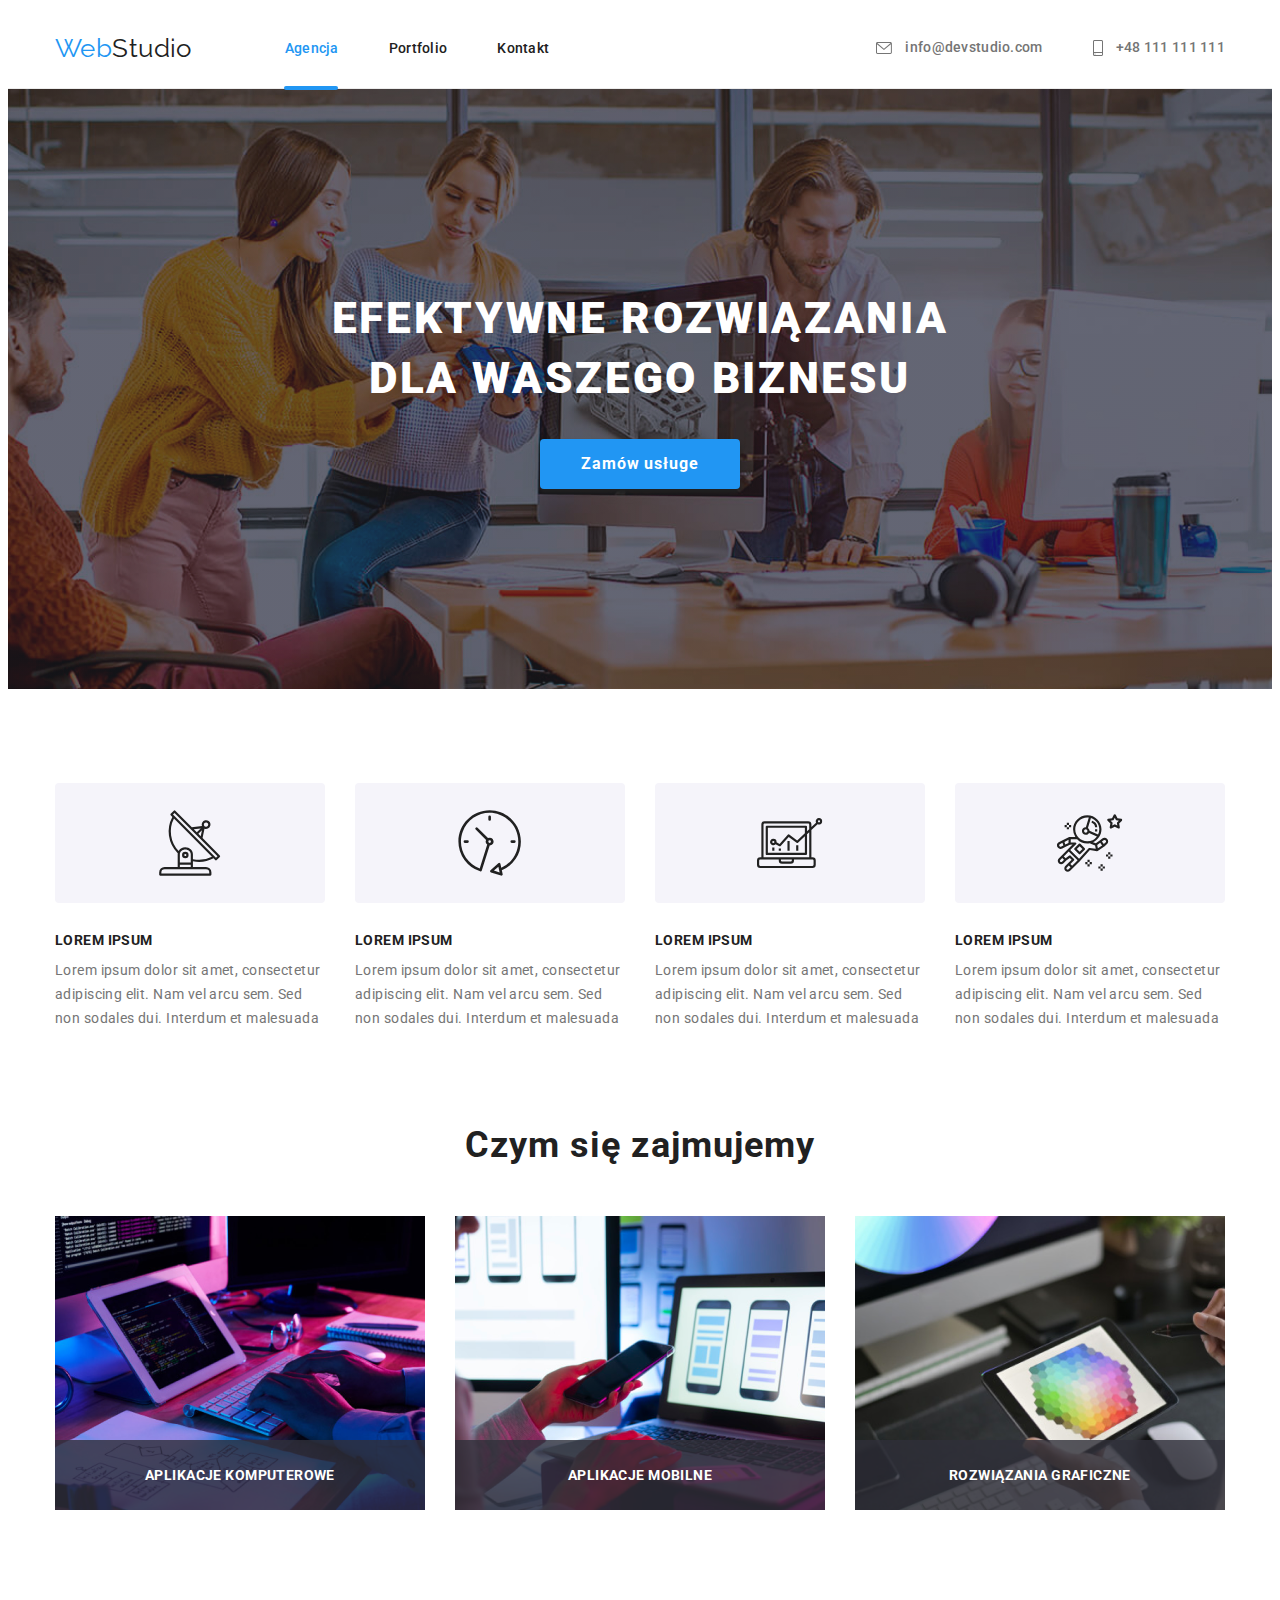
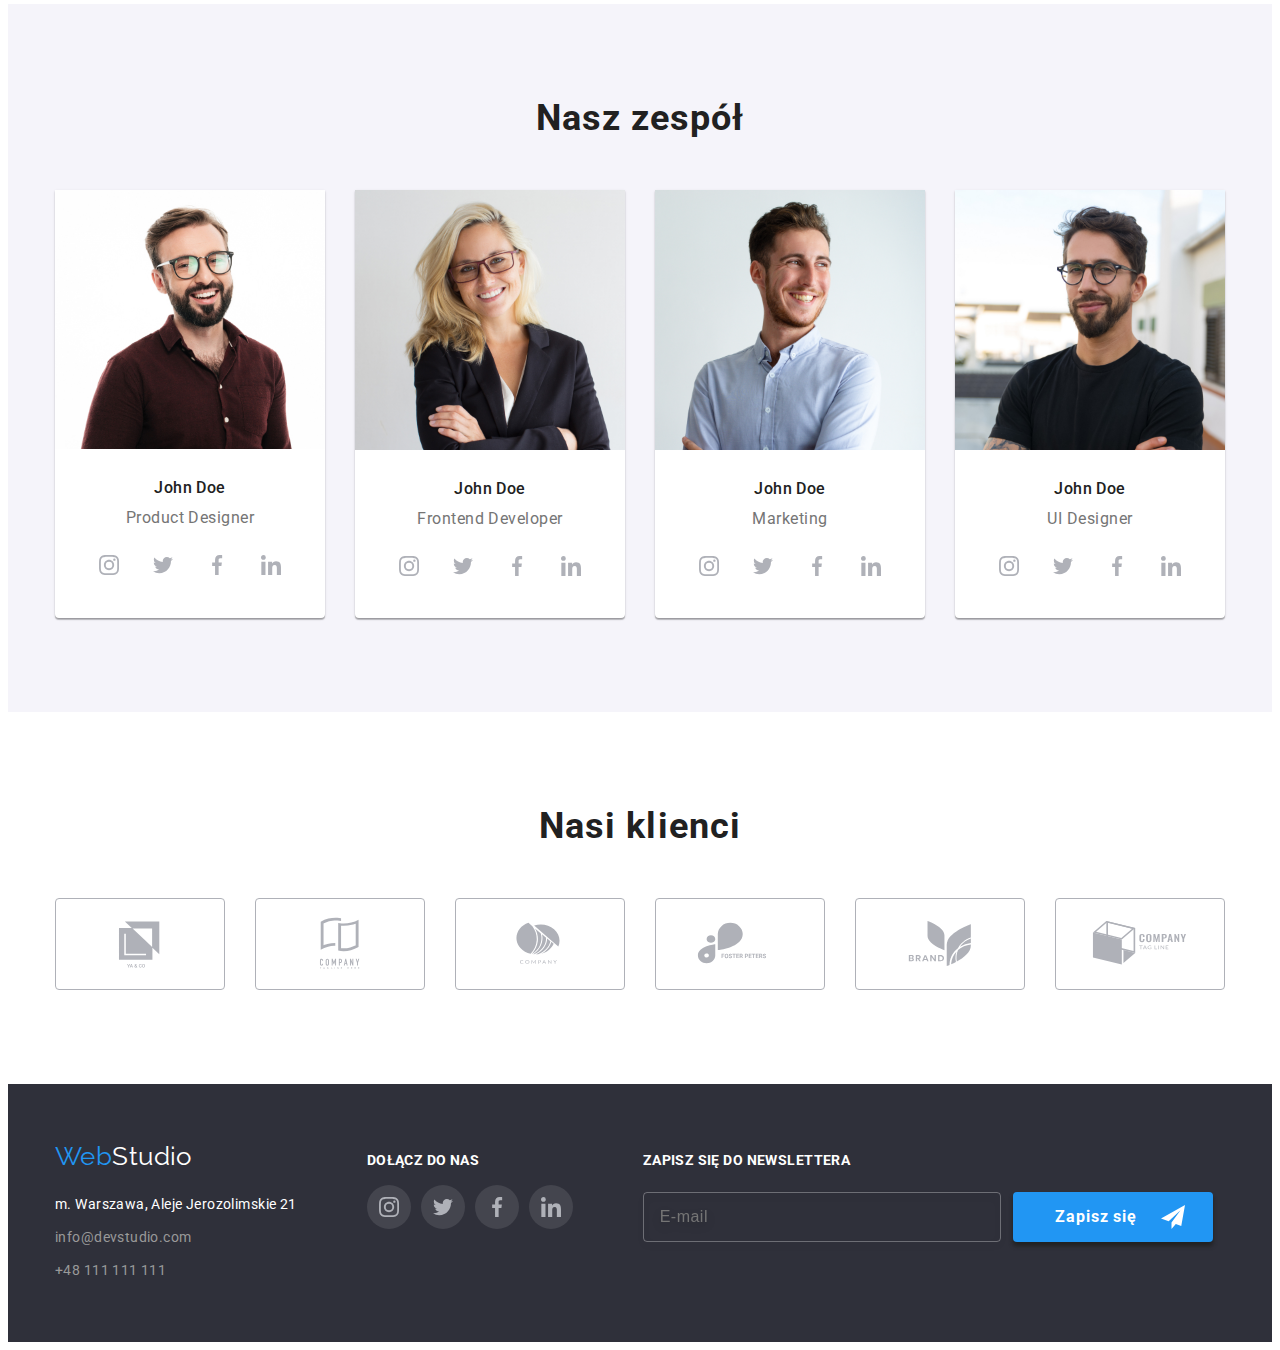
<file: index.html>
<!DOCTYPE html>
<html lang="en">
  <head>
    <meta charset="UTF-8" />
    <meta name="viewport" content="width=device-width, initial-scale=1.0" />
    <link
      rel="stylesheet"
      href="https://cdnjs.cloudflare.com/ajax/libs/modern-normalize/1.1.0/modern-normalize.min.css"
      integrity="sha512-wpPYUAdjBVSE4KJnH1VR1HeZfpl1ub8YT/NKx4PuQ5NmX2tKuGu6U/JRp5y+Y8XG2tV+wKQpNHVUX03MfMFn9Q=="
      crossorigin="anonymous"
      referrerpolicy="no-referrer"
    />
    <link rel="preconnect" href="https://fonts.googleapis.com" />
    <link rel="preconnect" href="https://fonts.gstatic.com" crossorigin />
    <link
      href="https://fonts.googleapis.com/css2?family=Raleway:wght@700&family=Roboto:wght@400;500;700;900&display=swap"
      rel="stylesheet"
    />

    <title>Zadanie domowe №7</title>
    <link rel="stylesheet" href="./css/main.min.css" />
  </head>
  <body>
    <header class="header">
      <div class="container header__helper">
        <nav class="header__nav">
          <a href="index.html" class="logo-WS"><span class="logo-blue">Web</span>Studio</a>
          <ul class="header_list">
            <li><a class="header__link current" href="index.html">Agencja</a></li>
            <li><a class="header__link" href="portfolio.html">Portfolio</a></li>
            <li><a class="header__link" href="#">Kontakt</a></li>
          </ul>
        </nav>
        <div class="header__contact">
          <a class="header__link header__contact-link" href="mailto:info@devstudio.com">
            <svg class="header__contact-icon" width="16" height="12">
              <use href="images/icons.svg#icon-envelope"></use>
            </svg>
            info@devstudio.com
          </a>
          <a class="header__link header__contact-link" href="tel:+48111111111">
            <svg class="header__contact-icon" width="10" height="16">
              <use href="images/icons.svg#icon-smartphone"></use>
            </svg>
            +48 111 111 111</a
          >
        </div>
      </div>
    </header>
    <main>
      <section class="section title-section__bgd-image">
        <div class="container">
          <h1 class="title-section__title">EFEKTYWNE ROZWIĄZANIA DLA WASZEGO BIZNESU</h1>
          <button type="button" class="btn" data-modal-open>Zamów usługe</button>
        </div>
      </section>

      <section class="Our-Advantages section">
        <div class="container">
          <h2 class="Our-Advantages__title">Nasze atuty</h2>
          <ul class="Our-Advantages__ul">
            <li class="Our-Advantages__list">
              <div class="Our-Advantages__icons">
                <svg width="65.32" height="70">
                  <use href="images/icons.svg#icon-antenna-1"></use>
                </svg>
              </div>
              <h3 class="Our-Advantages__box-title">LOREM IPSUM</h3>
              <p>
                Lorem ipsum dolor sit amet, consectetur adipiscing elit. Nam vel arcu sem. Sed non
                sodales dui. Interdum et malesuada
              </p>
            </li>
            <li class="Our-Advantages__list">
              <div class="Our-Advantages__icons">
                <svg width="65.32" height="70">
                  <use href="images/icons.svg#icon-clock-1"></use>
                </svg>
              </div>
              <h3 class="Our-Advantages__box-title">LOREM IPSUM</h3>
              <p>
                Lorem ipsum dolor sit amet, consectetur adipiscing elit. Nam vel arcu sem. Sed non
                sodales dui. Interdum et malesuada
              </p>
            </li>
            <li class="Our-Advantages__list">
              <div class="Our-Advantages__icons">
                <svg width="65.32" height="70">
                  <use href="images/icons.svg#icon-diagram-1"></use>
                </svg>
              </div>
              <h3 class="Our-Advantages__box-title">LOREM IPSUM</h3>
              <p>
                Lorem ipsum dolor sit amet, consectetur adipiscing elit. Nam vel arcu sem. Sed non
                sodales dui. Interdum et malesuada
              </p>
            </li>
            <li class="Our-Advantages__list">
              <div class="Our-Advantages__icons">
                <svg width="65.32" height="70">
                  <use href="images/icons.svg#icon-astronaut-1"></use>
                </svg>
              </div>
              <h3 class="Our-Advantages__box-title">LOREM IPSUM</h3>
              <p>
                Lorem ipsum dolor sit amet, consectetur adipiscing elit. Nam vel arcu sem. Sed non
                sodales dui. Interdum et malesuada
              </p>
            </li>
          </ul>
        </div>
      </section>
      <section class="what-we-do section">
        <div class="container">
          <h2 class="what-we-do__title">Czym się zajmujemy</h2>
          <ul class="what-we-do__ul">
            <li class="what-we-do__list">
              <div class="what-we-do__box">
                <img src="images/wht_w_d_1.jpg" alt="Praca pszy komputerze" />
                <p class="what-we-do__p {">APLIKACJE KOMPUTEROWE</p>
              </div>
            </li>
            <li class="what-we-do__list">
              <div class="what-we-do__box">
                <img src="images/wht_w_d_2.jpg" alt="Praca pszy Telefonie" />
                <p class="what-we-do__p {">APLIKACJE MOBILNE</p>
              </div>
            </li>
            <li class="what-we-do__list">
              <div class="what-we-do__box">
                <img src="images/wht_w_d_3.jpg" alt="Praca pszy tablecie" />
                <p class="what-we-do__p">ROZWIĄZANIA GRAFICZNE</p>
              </div>
            </li>
          </ul>
        </div>
      </section>
      <section class="our-team section">
        <div class="container">
          <h2 class="our-team__title">Nasz zespół</h2>
          <ul class="our-team__ul">
            <li class="our-team__list">
              <img src="images/worker_1.jpg" alt="John Doe" width="270" height="260" />
              <div class="our-team__information">
                <h3 class="our-team__name">John Doe</h3>
                <p class="our-team__job-position">Product Designer</p>
                <ul class="social-media-box">
                  <li>
                    <a href="#" class="social-media"
                      ><svg width="20" height="20">
                        <use href="images/icons.svg#icon-instagram-2"></use></svg
                    ></a>
                  </li>
                  <li>
                    <a href="#" class="social-media"
                      ><svg width="20" height="20">
                        <use href="images/icons.svg#icon-twitter-1"></use></svg
                    ></a>
                  </li>
                  <li>
                    <a href="#" class="social-media"
                      ><svg width="20" height="20">
                        <use href="images/icons.svg#icon-facebook-1"></use></svg
                    ></a>
                  </li>
                  <li>
                    <a href="#" class="social-media"
                      ><svg width="20" height="20">
                        <use href="images/icons.svg#icon-linkedin-1"></use></svg
                    ></a>
                  </li>
                </ul>
              </div>
            </li>
            <li class="our-team__list">
              <img src="images/worker_2.jpg" alt="John Doe" width="270" height="260" />
              <div class="our-team__information">
                <h3 class="our-team__name">John Doe</h3>
                <p class="our-team__job-position">Frontend Developer</p>
                <ul class="social-media-box">
                  <li>
                    <a href="#" class="social-media"
                      ><svg width="20" height="20">
                        <use href="images/icons.svg#icon-instagram-2"></use></svg
                    ></a>
                  </li>
                  <li>
                    <a href="#" class="social-media"
                      ><svg width="20" height="20">
                        <use href="images/icons.svg#icon-twitter-1"></use></svg
                    ></a>
                  </li>
                  <li>
                    <a href="#" class="social-media"
                      ><svg width="20" height="20">
                        <use href="images/icons.svg#icon-facebook-1"></use></svg
                    ></a>
                  </li>
                  <li>
                    <a href="#" class="social-media"
                      ><svg width="20" height="20">
                        <use href="images/icons.svg#icon-linkedin-1"></use></svg
                    ></a>
                  </li>
                </ul>
              </div>
            </li>
            <li class="our-team__list">
              <img src="images/worker_3.jpg" alt="John Doe" width="270" height="260" />
              <div class="our-team__information">
                <h3 class="our-team__name">John Doe</h3>
                <p class="our-team__job-position">Marketing</p>
                <ul class="social-media-box">
                  <li>
                    <a href="#" class="social-media"
                      ><svg width="20" height="20">
                        <use href="images/icons.svg#icon-instagram-2"></use></svg
                    ></a>
                  </li>
                  <li>
                    <a href="#" class="social-media"
                      ><svg width="20" height="20">
                        <use href="images/icons.svg#icon-twitter-1"></use></svg
                    ></a>
                  </li>
                  <li>
                    <a href="#" class="social-media"
                      ><svg width="20" height="20">
                        <use href="images/icons.svg#icon-facebook-1"></use></svg
                    ></a>
                  </li>
                  <li>
                    <a href="#" class="social-media"
                      ><svg width="20" height="20">
                        <use href="images/icons.svg#icon-linkedin-1"></use></svg
                    ></a>
                  </li>
                </ul>
              </div>
            </li>
            <li class="our-team__list">
              <img src="images/worker_4.jpg" alt="John Doe" width="270" height="260" />
              <div class="our-team__information">
                <h3 class="our-team__name">John Doe</h3>
                <p class="our-team__job-position">UI Designer</p>
                <ul class="social-media-box">
                  <li>
                    <a href="#" class="social-media"
                      ><svg width="20" height="20">
                        <use href="images/icons.svg#icon-instagram-2"></use></svg
                    ></a>
                  </li>
                  <li>
                    <a href="#" class="social-media"
                      ><svg width="20" height="20">
                        <use href="images/icons.svg#icon-twitter-1"></use></svg
                    ></a>
                  </li>
                  <li>
                    <a href="#" class="social-media"
                      ><svg width="20" height="20">
                        <use href="images/icons.svg#icon-facebook-1"></use></svg
                    ></a>
                  </li>
                  <li>
                    <a href="#" class="social-media"
                      ><svg width="20" height="20">
                        <use href="images/icons.svg#icon-linkedin-1"></use></svg
                    ></a>
                  </li>
                </ul>
              </div>
            </li>
          </ul>
        </div>
      </section>

      <section class="aur-clients section">
        <div class="container">
          <h2 class="our-team__title">Nasi klienci</h2>
          <ul class="aur-clients__ul">
            <li>
              <a href="#" class="aur-clients__svg">
                <svg width="106" height="60">
                  <use href="images/icons.svg#icon-Logo"></use>
                </svg>
              </a>
            </li>
            <li class="aur_clients-li">
              <a href="#" class="aur-clients__svg">
                <svg width="106" height="60">
                  <use href="images/icons.svg#icon-Logo-1"></use>
                </svg>
              </a>
            </li>
            <li>
              <a href="#" class="aur-clients__svg">
                <svg width="106" height="60">
                  <use href="images/icons.svg#icon-Logo-2"></use>
                </svg>
              </a>
            </li>
            <li>
              <a href="#" class="aur-clients__svg">
                <svg width="106" height="60">
                  <use href="images/icons.svg#icon-Logo-5"></use>
                </svg>
              </a>
            </li>
            <li>
              <a href="#" class="aur-clients__svg">
                <svg width="106" height="60">
                  <use href="images/icons.svg#icon-Logo-3"></use>
                </svg>
              </a>
            </li>
            <li>
              <a href="#" class="aur-clients__svg">
                <svg width="106" height="60">
                  <use href="images/icons.svg#icon-Logo-4"></use>
                </svg>
              </a>
            </li>
          </ul>
        </div>
      </section>
    </main>
    <footer class="footer">
      <div class="footer__contact container">
        <div>
          <a href="index.html" class="logo-WS logo-WS-white"
            ><span class="logo-blue">Web</span>Studio</a
          >
          <address>
            <ul>
              <li class="address__items">
                <a class="address__map" href="https://goo.gl/maps/nUJ5Fd3hbuF8FEqy5"
                  >m. Warszawa, Aleje Jerozolimskie 21</a
                >
              </li>
              <li class="address__items">
                <a class="contact__info" href="mailto:info@devstudio.com">info@devstudio.com</a>
              </li>
              <li class="address__items">
                <a class="contact__info" href="tel:+48111111111">+48 111 111 111</a>
              </li>
            </ul>
          </address>
        </div>
        <div>
          <h3 class="join-us__title">DOŁĄCZ DO NAS</h3>
          <ul class="social-media-box">
            <li>
              <a href="#" class="social-media social-media__footer_bg"
                ><svg width="20" height="20">
                  <use href="./images/icons.svg#icon-instagram-2"></use></svg
              ></a>
            </li>
            <li>
              <a href="#" class="social-media social-media__footer_bg"
                ><svg width="20" height="20">
                  <use href="images/icons.svg#icon-twitter-1"></use></svg
              ></a>
            </li>
            <li>
              <a href="#" class="social-media social-media__footer_bg"
                ><svg width="20" height="20">
                  <use href="images/icons.svg#icon-facebook-1"></use></svg
              ></a>
            </li>
            <li>
              <a href="#" class="social-media social-media__footer_bg"
                ><svg width="20" height="20">
                  <use href="images/icons.svg#icon-linkedin-1"></use></svg
              ></a>
            </li>
          </ul>
        </div>
        <form class="newsletter">
          <label for="newsletter-email" class="newsletter__title">ZAPISZ SIĘ DO NEWSLETTERA</label>
          <div class="newsletter__part">
            <input
              type="email"
              name="newsletter"
              id="newsletter-email"
              placeholder="E-mail"
              class="newsletter__input"
            />
            <button type="submit" class="btn newsletter-btn">Zapisz się</button>
            <svg class="newsletter_svg" width="24" height="24">
              <use href="images/icons.svg#icon-icon-send" style="fill: currentColor"></use>
            </svg>
          </div>
        </form>
      </div>
    </footer>
    <div class="backdrop is-hidden" data-modal>
      <div class="modal">
        <button type="button" class="close-btn" data-modal-close>
          <svg width="11" height="11">
            <use href="images/icons.svg#icon-close-black-18dp-2-1-1"></use>
          </svg>
        </button>
        <form class="order-form">
          <p class="order-form__title">Zostaw swoje dane w formularzu poniżej</p>
          <label for="user-name" class="order-form__label"
            >Imię<input type="text" id="user-name" class="order-form_input" />
            <svg class="order-form__svg" width="18" height="18">
              <use href="images/icons.svg#icon-person-black-18dp-1-1"></use></svg
          ></label>
          <label for="user_phone" class="order-form__label"
            >Telefon
            <input type="text" id="user_phone" class="order-form_input" />
            <svg class="order-form__svg" width="18" height="18">
              <use href="images/icons.svg#icon-phone-black-18dp-1"></use></svg
          ></label>
          <label for="user-email" class="order-form__label"
            >Email
            <input type="text" id="user-email" class="order-form_input" />
            <svg class="order-form__svg" width="18" height="18">
              <use href="images/icons.svg#icon-email-black-18dp-1"></use></svg
          ></label>

          <label class="order-form__label">Komentarz</label>
          <textarea
            name="coment"
            class="order-form__textarea"
            placeholder="Wprowadź tekst"
          ></textarea>

          <label class="recaptcha">
            <input type="checkbox" name="acceptation" />
            Oświadczam, iż akceptuję
            <a class="statute" href="#"> Regulamin</a> i
            <a class="statute" href="#"> Politykę Prywatności. </a>
          </label>
          <button type="submit" class="btn order-form__btn">Wyślij</button>
        </form>
      </div>
    </div>
    <script src="./js/modal.js"></script>
  </body>
</html>
</file>
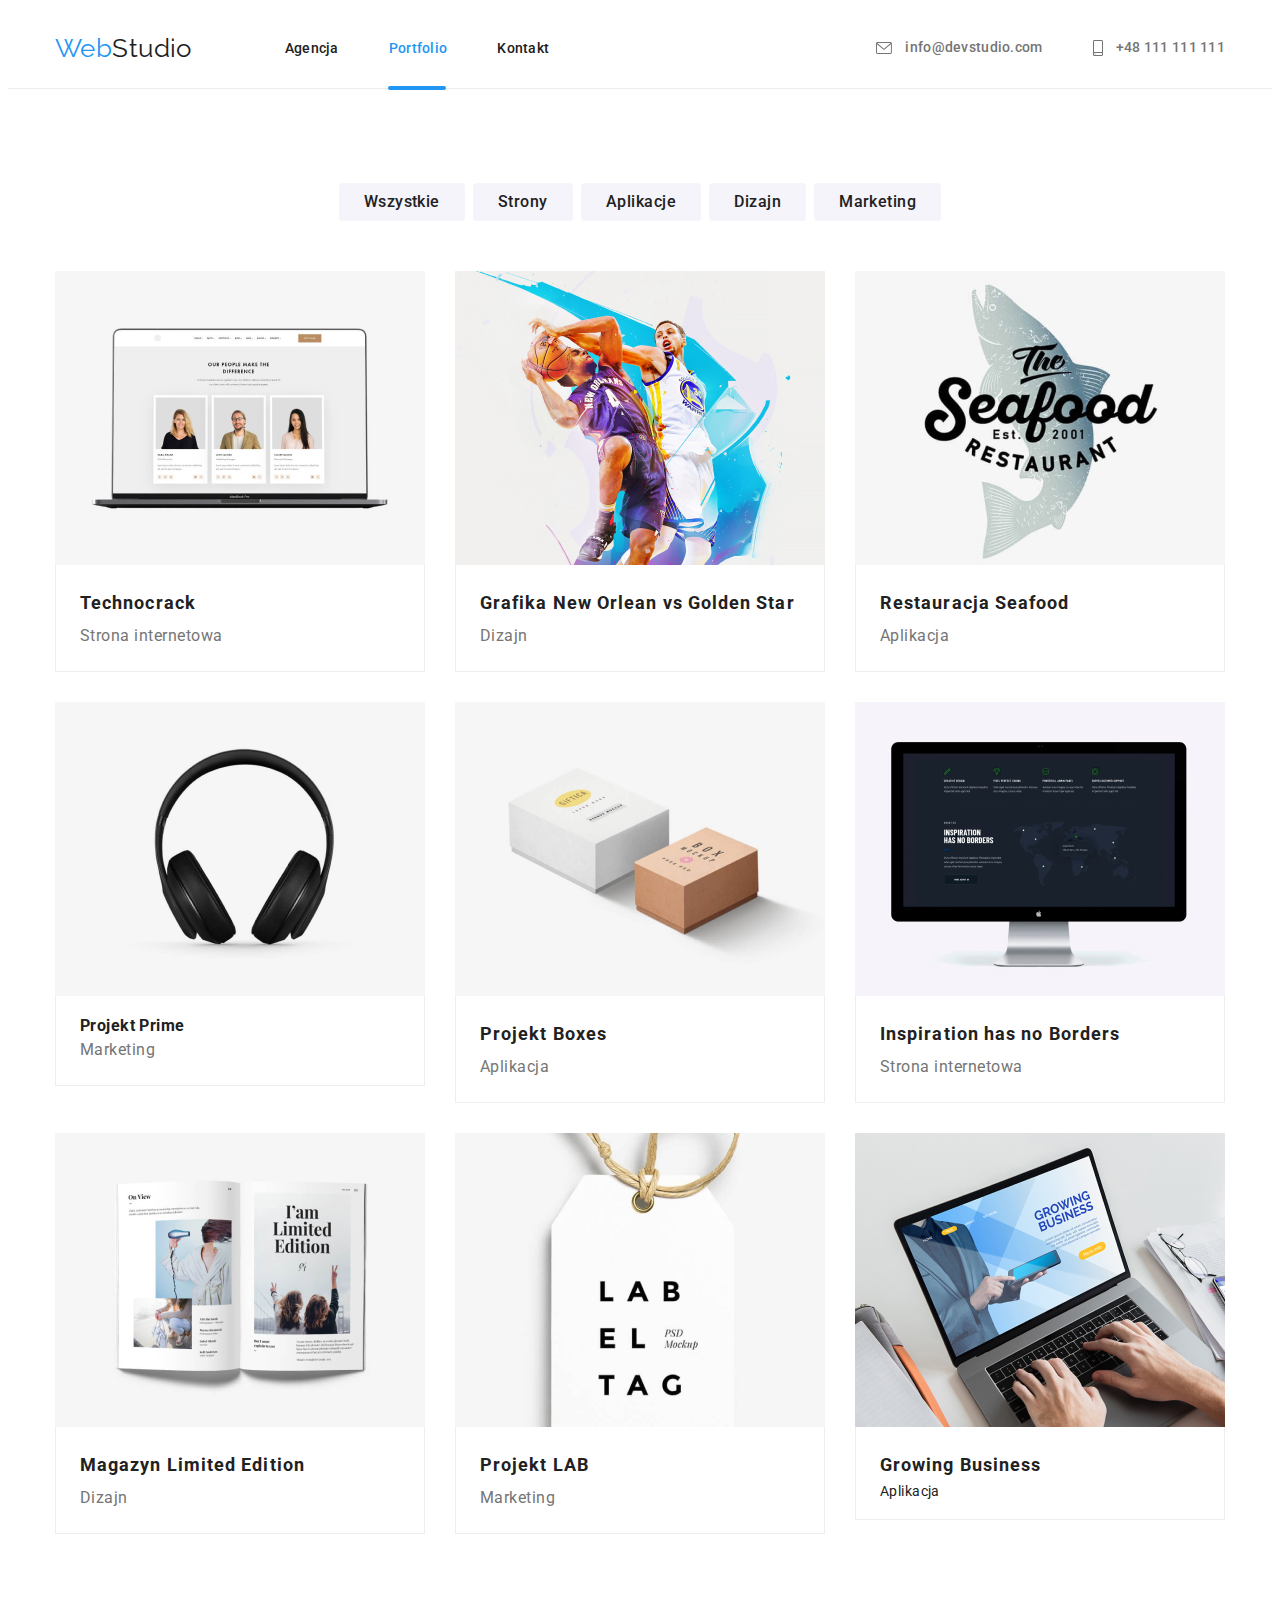
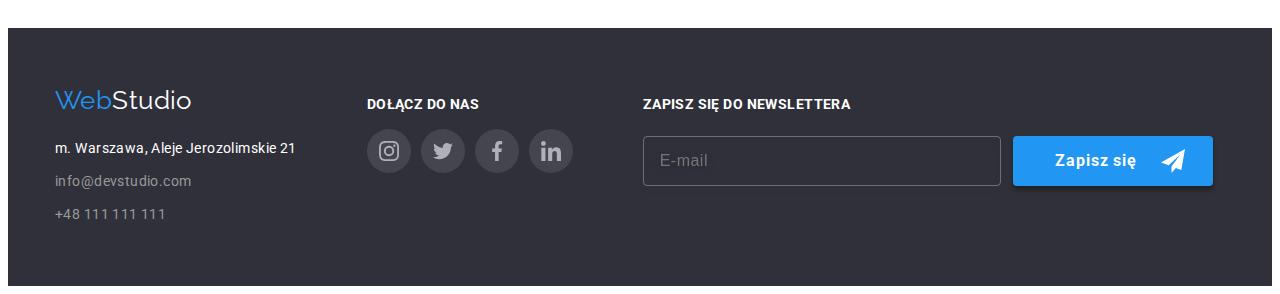
<file: portfolio.html>
<!DOCTYPE html>
<html lang="en">
  <head>
    <meta charset="UTF-8" />
    <meta name="viewport" content="width=device-width, initial-scale=1.0" />
    <link
      rel="stylesheet"
      href="https://cdnjs.cloudflare.com/ajax/libs/modern-normalize/1.1.0/modern-normalize.min.css"
      integrity="sha512-wpPYUAdjBVSE4KJnH1VR1HeZfpl1ub8YT/NKx4PuQ5NmX2tKuGu6U/JRp5y+Y8XG2tV+wKQpNHVUX03MfMFn9Q=="
      crossorigin="anonymous"
      referrerpolicy="no-referrer"
    />
    <link rel="preconnect" href="https://fonts.googleapis.com" />
    <link rel="preconnect" href="https://fonts.gstatic.com" crossorigin />
    <link
      href="https://fonts.googleapis.com/css2?family=Raleway:wght@700&family=Roboto:wght@400;500;700;900&display=swap"
      rel="stylesheet"
    />

    <title>Zadanie domowe №7</title>
    <link rel="stylesheet" href="./css/main.min.css" />
  </head>
  <body>
    <header class="header">
      <div class="container header__helper">
        <nav class="header__nav">
          <a href="index.html" class="logo-WS"><span class="logo-blue">Web</span>Studio</a>
          <ul class="header_list">
            <li><a class="header__link" href="index.html">Agencja</a></li>
            <li><a class="header__link current" href="portfolio.html">Portfolio</a></li>
            <li><a class="header__link" href="#">Kontakt</a></li>
          </ul>
        </nav>
        <div class="header__contact">
          <a class="header__link header__contact-link" href="mailto:info@devstudio.com">
            <svg class="header__contact-icon" width="16" height="12">
              <use href="images/icons.svg#icon-envelope"></use>
            </svg>
            info@devstudio.com
          </a>
          <a class="header__link header__contact-link" href="tel:+48111111111">
            <svg class="header__contact-icon" width="10" height="16">
              <use href="images/icons.svg#icon-smartphone"></use>
            </svg>
            +48 111 111 111
          </a>
        </div>
      </div>
    </header>
    <main>
      <section class="portfolio section">
        <div class="container">
          <h1 class="portfolio__title">Something to hide</h1>
          <ul class="portfolio-btn">
            <li class="portfolio-btn__list">
              <button class="portfolio-btn__title portfolio-shadow" type="button ">
                Wszystkie
              </button>
            </li>
            <li class="portfolio-btn__list">
              <button class="portfolio-btn__title portfolio-shadow" type="button">Strony</button>
            </li>
            <li class="portfolio-btn__list">
              <button class="portfolio-btn__title portfolio-shadow" type="button">Aplikacje</button>
            </li>
            <li class="portfolio-btn__list">
              <button class="portfolio-btn__title portfolio-shadow" type="button">Dizajn</button>
            </li>
            <li class="portfolio-btn__list">
              <button class="portfolio-btn__title portfolio-shadow" type="button">Marketing</button>
            </li>
          </ul>
          <ul class="portfolio-gallery">
            <li class="portfolio-collage">
              <a class="portfolio-shadow" href="#">
                <div class="portfolio-collage__overlay-hidden">
                  <img
                    class="portfolio-collage__img"
                    src="images/technocrack.jpg"
                    alt="technocrack"
                  />
                  <div class="portfolio-collage__overlay">
                    <p class="portfolio-collage__hidden-text">
                      Technocrack jest popularną platformą wykorzystywaną do rozpowszechniania
                      koronawirusa. Firmy wykorzystują tę platformę do celów szpiegowskich i ataków
                      na niezabezpieczone serwery konkurencji
                    </p>
                  </div>
                </div>
                <div class="portfolio-collage__text-box">
                  <h3 class="portfolio-collage__title">Technocrack</h3>
                  <p class="portfolio-collage__subtitle">Strona internetowa</p>
                </div>
              </a>
            </li>
            <li class="portfolio-collage">
              <a class="portfolio-shadow" href="#">
                <div class="portfolio-collage__overlay-hidden">
                  <img
                    class="portfolio-collage__img"
                    src="images/GNOvsGS.jpg"
                    alt="Grafika New Orlean vs Golden Star"
                  />
                  <div class="portfolio-collage__overlay">
                    <p class="portfolio-collage__hidden-text">
                      Technocrack jest popularną platformą wykorzystywaną do rozpowszechniania
                      koronawirusa. Firmy wykorzystują tę platformę do celów szpiegowskich i ataków
                      na niezabezpieczone serwery konkurencji
                    </p>
                  </div>
                </div>
                <div class="portfolio-collage__text-box">
                  <h3 class="portfolio-collage__title">Grafika New Orlean vs Golden Star</h3>
                  <p class="portfolio-collage__subtitle">Dizajn</p>
                </div>
              </a>
            </li>
            <li class="portfolio-collage">
              <a class="portfolio-shadow" href="#">
                <div class="portfolio-collage__overlay-hidden">
                  <img
                    class="portfolio-collage__img"
                    src="images/restauracja_seafood.jpg"
                    alt="Restauracja Seafood"
                  />
                  <div class="portfolio-collage__overlay">
                    <p class="portfolio-collage__hidden-text">
                      Technocrack jest popularną platformą wykorzystywaną do rozpowszechniania
                      koronawirusa. Firmy wykorzystują tę platformę do celów szpiegowskich i ataków
                      na niezabezpieczone serwery konkurencji
                    </p>
                  </div>
                </div>
                <div class="portfolio-collage__text-box">
                  <h3 class="portfolio-collage__title">Restauracja Seafood</h3>
                  <p class="portfolio-collage__subtitle">Aplikacja</p>
                </div>
              </a>
            </li>
            <li class="portfolio-collage">
              <a class="portfolio-shadow" href="#">
                <div class="portfolio-collage__overlay-hidden">
                  <img
                    class="portfolio-collage__img"
                    src="images/projekt_prime.jpg"
                    alt="Projekt Prime"
                  />
                  <div class="portfolio-collage__overlay">
                    <p class="portfolio-collage__hidden-text">
                      Technocrack jest popularną platformą wykorzystywaną do rozpowszechniania
                      koronawirusa. Firmy wykorzystują tę platformę do celów szpiegowskich i ataków
                      na niezabezpieczone serwery konkurencji
                    </p>
                  </div>
                </div>
                <div class="portfolio-collage__text-box">
                  <h3 class="portfolio-collage__title3">Projekt Prime</h3>
                  <p class="portfolio-collage__subtitle">Marketing</p>
                </div>
              </a>
            </li>
            <li class="portfolio-collage">
              <a class="portfolio-shadow" href="#">
                <div class="portfolio-collage__overlay-hidden">
                  <img
                    class="portfolio-collage__img"
                    src="images/projekt_boxes.jpg"
                    alt="Projekt Boxes"
                  />
                  <div class="portfolio-collage__overlay">
                    <p class="portfolio-collage__hidden-text">
                      Technocrack jest popularną platformą wykorzystywaną do rozpowszechniania
                      koronawirusa. Firmy wykorzystują tę platformę do celów szpiegowskich i ataków
                      na niezabezpieczone serwery konkurencji
                    </p>
                  </div>
                </div>
                <div class="portfolio-collage__text-box">
                  <h3 class="portfolio-collage__title">Projekt Boxes</h3>
                  <p class="portfolio-collage__subtitle">Aplikacja</p>
                </div>
              </a>
            </li>
            <li class="portfolio-collage">
              <a class="portfolio-shadow" href="#">
                <div class="portfolio-collage__overlay-hidden">
                  <img
                    class="portfolio-collage__img"
                    src="images/IHN_borders.jpg"
                    alt="Inspiration has no Borders"
                  />
                  <div class="portfolio-collage__overlay">
                    <p class="portfolio-collage__hidden-text">
                      Technocrack jest popularną platformą wykorzystywaną do rozpowszechniania
                      koronawirusa. Firmy wykorzystują tę platformę do celów szpiegowskich i ataków
                      na niezabezpieczone serwery konkurencji
                    </p>
                  </div>
                </div>
                <div class="portfolio-collage__text-box">
                  <h3 class="portfolio-collage__title">Inspiration has no Borders</h3>
                  <p class="portfolio-collage__subtitle">Strona internetowa</p>
                </div>
              </a>
            </li>
            <li class="portfolio-collage">
              <a class="portfolio-shadow" href="#">
                <div class="portfolio-collage__overlay-hidden">
                  <img
                    class="portfolio-collage__img"
                    src="images/limited_edition.jpg"
                    alt="Magazyn Limited Edition"
                  />
                  <div class="portfolio-collage__overlay">
                    <p class="portfolio-collage__hidden-text">
                      Technocrack jest popularną platformą wykorzystywaną do rozpowszechniania
                      koronawirusa. Firmy wykorzystują tę platformę do celów szpiegowskich i ataków
                      na niezabezpieczone serwery konkurencji
                    </p>
                  </div>
                </div>
                <div class="portfolio-collage__text-box">
                  <h3 class="portfolio-collage__title">Magazyn Limited Edition</h3>
                  <p class="portfolio-collage__subtitle">Dizajn</p>
                </div>
              </a>
            </li>
            <li class="portfolio-collage">
              <a class="portfolio-shadow" href="#">
                <div class="portfolio-collage__overlay-hidden">
                  <img
                    class="portfolio-collage__img"
                    src="images/projekt_LAB.jpg"
                    alt="Projekt LAB"
                  />
                  <div class="portfolio-collage__overlay">
                    <p class="portfolio-collage__hidden-text">
                      Technocrack jest popularną platformą wykorzystywaną do rozpowszechniania
                      koronawirusa. Firmy wykorzystują tę platformę do celów szpiegowskich i ataków
                      na niezabezpieczone serwery konkurencji
                    </p>
                  </div>
                </div>
                <div class="portfolio-collage__text-box">
                  <h3 class="portfolio-collage__title">Projekt LAB</h3>
                  <p class="portfolio-collage__subtitle">Marketing</p>
                </div>
              </a>
            </li>
            <li class="portfolio-collage">
              <a class="portfolio-shadow" href="#">
                <div class="portfolio-collage__overlay-hidden">
                  <img
                    class="portfolio-collage__img"
                    src="images/groving_business.jpg"
                    alt="Growing Business"
                  />
                  <div class="portfolio-collage__overlay">
                    <p class="portfolio-collage__hidden-text">
                      Technocrack jest popularną platformą wykorzystywaną do rozpowszechniania
                      koronawirusa. Firmy wykorzystują tę platformę do celów szpiegowskich i ataków
                      na niezabezpieczone serwery konkurencji
                    </p>
                  </div>
                </div>
                <div class="portfolio-collage__text-box">
                  <h3 class="portfolio-collage__title">Growing Business</h3>
                  <p class=portfolio-collage__subtitle">Aplikacja</p>
                </div>
              </a>
            </li>
          </ul>
        </div>
      </section>
    </main>
    <footer class="footer">
      <div class="footer__contact container">
        <div>
          <a href="index.html" class="logo-WS logo-WS-white"
            ><span class="logo-blue">Web</span>Studio</a
          >
          <address>
            <ul>
              <li class="address__items">
                <a class="address__map" href="https://goo.gl/maps/nUJ5Fd3hbuF8FEqy5"
                  >m. Warszawa, Aleje Jerozolimskie 21</a
                >
              </li>
              <li class="address__items">
                <a class="contact__info" href="mailto:info@devstudio.com">info@devstudio.com</a>
              </li>
              <li class="address__items">
                <a class="contact__info" href="tel:+48111111111">+48 111 111 111</a>
              </li>
            </ul>
          </address>
        </div>
        <div>
          <h3 class="join-us__title">DOŁĄCZ DO NAS</h3>
          <ul class="social-media-box">
            <li>
              <a href="#" class="social-media social-media__footer_bg"
                ><svg width="20" height="20">
                  <use href="./images/icons.svg#icon-instagram-2"></use></svg
              ></a>
            </li>
            <li>
              <a href="#" class="social-media social-media__footer_bg"
                ><svg width="20" height="20">
                  <use href="images/icons.svg#icon-twitter-1"></use></svg
              ></a>
            </li>
            <li>
              <a href="#" class="social-media social-media__footer_bg"
                ><svg width="20" height="20">
                  <use href="images/icons.svg#icon-facebook-1"></use></svg
              ></a>
            </li>
            <li>
              <a href="#" class="social-media social-media__footer_bg"
                ><svg width="20" height="20">
                  <use href="images/icons.svg#icon-linkedin-1"></use></svg
              ></a>
            </li>
          </ul>
        </div>
        <form class="newsletter">
          <label for="newsletter-email" class="newsletter__title">ZAPISZ SIĘ DO NEWSLETTERA</label>
          <div class="newsletter__part">
            <input
              type="email"
              name="newsletter"
              id="newsletter-email"
              placeholder="E-mail"
              class="newsletter__input"
            />
            <button type="submit" class="btn newsletter-btn">Zapisz się</button>
            <svg class="newsletter_svg" width="24" height="24">
              <use href="images/icons.svg#icon-icon-send" style="fill: currentColor"></use>
            </svg>
          </div>
        </form>
      </div>
    </footer>
  </body>
</html>
</file>
<file: css/main.min.css>
.logo-WS{font-family:"Raleway";font-size:26px;color:var(--letters_and_logo_color_black)}.logo-blue{color:var(--link_and_button_color)}.logo-WS-white{color:var(--letters_and_logo_color_white)}:root{--link_and_button_color: #2196f3;--letters_and_logo_color_black: #212121;--letters_and_logo_color_white: #ffffff;--header_border: #ececec;--links_and_subtitle_white-grey: #757575;--icons_white: #f5f4fa;--whiete_social_media: #afb1b8;--footer_bg_black: #ffffff1a;--footer_contact_grey: #999999;--overplay_blue: rgba(33, 150, 243, 0.9);--collage_text-box_white: #eeeeee;--modal_box_bg_close_black: rgba(0, 0, 0, 0.1);--modal_box_text_border_black: rgba(33, 33, 33, 0.2)}button{display:block;cursor:pointer;border:none;border-radius:4px}.btn{min-width:200px;font-family:"Roboto";font-weight:700;font-size:16px;line-height:1.88;letter-spacing:.06em;color:var(--letters_and_logo_color_white);-webkit-box-shadow:0px 4px 4px var(--letters_and_logo_color_black);box-shadow:0px 4px 4px var(--letters_and_logo_color_black);border-radius:4px;background-color:var(--link_and_button_color);margin:0 auto;padding:10px 41px;border:none}.order-form__btn{margin-top:30px;padding:10px 76px}body{font-family:"Roboto";background-color:var(--letters_and_logo_color_white);color:var(--letters_and_logo_color_black);font-size:14px;letter-spacing:.03em}*,*::before,*::after{-webkit-box-sizing:border-box;box-sizing:border-box}h1,h2,h3,h4,h5,h6,p{margin:0}img{display:block;max-width:100%;height:auto}ul,ol{list-style:none;padding-left:0;margin:0}a{text-decoration:none}address{font-style:normal}.section{padding:94px 0}.container{width:1200px;margin:0 auto;padding:0 15px}.header{padding:25px 0;-webkit-box-align:center;-ms-flex-align:center;align-items:center;border-bottom:1px solid var(--header_border)}.header__helper{display:-webkit-box;display:-ms-flexbox;display:flex;-webkit-box-align:center;-ms-flex-align:center;align-items:center}.header__nav{display:-webkit-box;display:-ms-flexbox;display:flex;-webkit-box-align:center;-ms-flex-align:center;align-items:center}.header__link{font-weight:500;font-size:14px;line-height:1.14;letter-spacing:.02em;color:var(--letters_and_logo_color_black);fill:currentColor;position:relative;-webkit-transition:color 250ms cubic-bezier(0.4, 0, 0.2, 1);transition:color 250ms cubic-bezier(0.4, 0, 0.2, 1)}.header__link:hover{color:var(--link_and_button_color)}.header__contact{display:-webkit-box;display:-ms-flexbox;display:flex;-webkit-box-align:center;-ms-flex-align:center;align-items:center;gap:50px;margin-left:auto}.header__contact-icon{vertical-align:middle;margin-right:10px}.header__contact-link{color:var(--links_and_subtitle_white-grey)}.header_list{display:-webkit-box;display:-ms-flexbox;display:flex;gap:50px;margin-left:93px}.footer{background:#2f303a;line-height:24px;padding:60px 0}.footer__contact{display:-webkit-box;display:-ms-flexbox;display:flex;gap:70px;-webkit-box-align:baseline;-ms-flex-align:baseline;align-items:baseline}.contact__info{color:var(--footer_contact_grey)}address{font-style:normal;margin-top:20px}.address__map{color:var(--letters_and_logo_color_white)}.address__items:not(:last-child){margin-bottom:9px}.contact__info:hover{color:var(--link_and_button_color)}.footer_a_style{font-size:14px;line-height:1.71}address>a:hover{color:var(--link_and_button_color)}.join-us__title{color:var(--letters_and_logo_color_white);font-weight:700;font-size:14px;line-height:1.14;letter-spacing:.03em}.current{color:var(--link_and_button_color)}.current::after{content:"";position:absolute;bottom:-34px;left:-1px;width:100%;height:4px;border-radius:2px;background-color:var(--link_and_button_color);-webkit-transition:color 250ms cubic-bezier(0.4, 0, 0.2, 1);transition:color 250ms cubic-bezier(0.4, 0, 0.2, 1)}.our-team{text-align:center;background-color:var(--icons_white)}.our-team__ul{display:-webkit-box;display:-ms-flexbox;display:flex;gap:30px}.our-team__title{text-align:center;font-weight:700;font-size:36px;line-height:1.16;letter-spacing:.03em;margin-bottom:50px}.our-team__list{background:var(--letters_and_logo_color_white);-webkit-box-shadow:0px 1px 3px rgba(0,0,0,.12),0px 1px 1px rgba(0,0,0,.14),0px 2px 1px rgba(0,0,0,.2);box-shadow:0px 1px 3px rgba(0,0,0,.12),0px 1px 1px rgba(0,0,0,.14),0px 2px 1px rgba(0,0,0,.2);border-radius:0px 0px 4px 4px}.our-team__information{padding:30px 0}.our-team__name{font-weight:500;font-size:16px;line-height:1.18;letter-spacing:.03em;margin-bottom:10px}.our-team__job-position{font-size:16px;color:var(--links_and_subtitle_white-grey);letter-spacing:.03em}.portfolio .portfolio__title{position:absolute;width:1px;height:1px;margin:-1px;border:0;padding:0;white-space:nowrap;-webkit-clip-path:inset(100%);clip-path:inset(100%);clip:rect(0 0 0 0);overflow:hidden}.portfolio .portfolio-btn{display:-webkit-box;display:-ms-flexbox;display:flex;-webkit-box-orient:horizontal;-webkit-box-direction:normal;-ms-flex-direction:row;flex-direction:row;-webkit-box-pack:center;-ms-flex-pack:center;justify-content:center;-ms-flex-wrap:wrap;flex-wrap:wrap;gap:8px;margin-bottom:50px}.portfolio .portfolio-btn_list{display:-webkit-inline-box;display:-ms-inline-flexbox;display:inline-flex}.portfolio .portfolio-btn__title{font-weight:500;font-size:16px;line-height:1.62;background-color:var(--icons_white);color:var(--letters_and_logo_color_black);border:none;cursor:pointer;border-radius:4px;letter-spacing:.03em;font-family:inherit;padding:6px 25px;-webkit-transition:color 250ms cubic-bezier(0.4, 0, 0.2, 1);transition:color 250ms cubic-bezier(0.4, 0, 0.2, 1)}.portfolio .portfolio-btn__title:hover,.portfolio .portfolio-btn__title:focus{background-color:var(--link_and_button_color);color:var(--letters_and_logo_color_white);-webkit-transition:color 250ms cubic-bezier(0.4, 0, 0.2, 1);transition:color 250ms cubic-bezier(0.4, 0, 0.2, 1)}.portfolio .portfolio-gallery{display:-webkit-box;display:-ms-flexbox;display:flex;-webkit-box-pack:center;-ms-flex-pack:center;justify-content:center;-ms-flex-wrap:wrap;flex-wrap:wrap;gap:30px}.portfolio .portfolio-collage{width:370px}.portfolio .portfolio-collage__img{width:100%;height:294px}.portfolio .portfolio-collage__text-box{padding:20px 0 20px 24px;border:1px solid var(--collage_text-box_white);border-top:0}.portfolio .portfolio-collage__overlay-hidden{position:relative;overflow:hidden}.portfolio .portfolio-collage__overlay{position:absolute;top:0;background:var(--overplay_blue);-webkit-transform:translateY(100%);transform:translateY(100%);-webkit-transition:-webkit-transform 250ms cubic-bezier(0.4, 0, 0.2, 1);transition:-webkit-transform 250ms cubic-bezier(0.4, 0, 0.2, 1);transition:transform 250ms cubic-bezier(0.4, 0, 0.2, 1);transition:transform 250ms cubic-bezier(0.4, 0, 0.2, 1), -webkit-transform 250ms cubic-bezier(0.4, 0, 0.2, 1)}.portfolio .portfolio-collage__hidden-text{font-size:18px;line-height:1.56;letter-spacing:.03em;color:var(--letters_and_logo_color_white);padding:49px 45px 49px 24px}.portfolio .portfolio-collage__title{font-weight:700;font-size:18px;line-height:2;letter-spacing:.06em}.portfolio .portfolio-collage__subtitle{font-size:16px;line-height:1.88;color:var(--links_and_subtitle_white-grey);letter-spacing:.03em}.what-we-do{padding-top:0}.what-we-do__ul{display:-webkit-box;display:-ms-flexbox;display:flex;gap:30px}.what-we-do__title{text-align:center;font-weight:700;font-size:36px;line-height:1.16;letter-spacing:.03em;margin-bottom:50px}.what-we-do__box{position:relative}.what-we-do__p{color:var(--letters_and_logo_color_white);font-weight:700;font-size:14px;position:absolute;bottom:0;width:100%;height:70px;background:rgba(47,48,58,.8);display:-webkit-box;display:-ms-flexbox;display:flex;-webkit-box-align:center;-ms-flex-align:center;align-items:center;-webkit-box-pack:center;-ms-flex-pack:center;justify-content:center}.backdrop{position:fixed;left:0;top:0;width:100%;height:100%;background-color:var(--modal_box_bg_close_black);-webkit-transition:opacity 250ms cubic-bezier(0.4, 0, 0.2, 1),visibility 250ms cubic-bezier(0.4, 0, 0.2, 1);transition:opacity 250ms cubic-bezier(0.4, 0, 0.2, 1),visibility 250ms cubic-bezier(0.4, 0, 0.2, 1)}.modal{position:absolute;top:50%;left:50%;-webkit-transform:translate(-50%, -50%);transform:translate(-50%, -50%);width:528px;height:581px;background-color:var(--letters_and_logo_color_white);-webkit-box-shadow:0px 2px 1px 0px;box-shadow:0px 2px 1px 0px;-webkit-box-shadow:0px 1px 1px 0px;box-shadow:0px 1px 1px 0px;-webkit-box-shadow:0px 1px 3px 0px;box-shadow:0px 1px 3px 0px;border-radius:4px;padding:40px}.close-btn{position:absolute;top:8px;right:8px;width:30px;height:30px;background-color:var(--letters_and_logo_color_white);border:1px solid var(--modal_box_bg_close_black);border-radius:50%;border:1px solid var(--footer_bg_black);color:var(--brand-color-black);font-size:20px}.is-hidden{opacity:0;visibility:hidden;pointer-events:none;-webkit-transition-duration:250ms;transition-duration:250ms;-webkit-transition-timing-function:cubic-bezier(0.4, 0, 0.2, 1);transition-timing-function:cubic-bezier(0.4, 0, 0.2, 1)}.recaptcha{margin:0 auto;position:relative}.statute{color:var(--link_and_button_color);text-decoration:underline}.order-form{display:-webkit-box;display:-ms-flexbox;display:flex;-webkit-box-orient:vertical;-webkit-box-direction:normal;-ms-flex-direction:column;flex-direction:column}.order-form__title{font-weight:700;font-size:20px;line-height:1.15;text-align:center;color:var(--letters_and_logo_color_black);margin-bottom:2px}.order-form__label{display:-webkit-box;display:-ms-flexbox;display:flex;-webkit-box-orient:vertical;-webkit-box-direction:normal;-ms-flex-direction:column;flex-direction:column;position:relative;font-size:12px;line-height:1.16;letter-spacing:.01em;color:var(--brand-color-dark-grey);margin-top:10px;-webkit-transition:250ms cubic-bezier(0.4, 0, 0.2, 1);transition:250ms cubic-bezier(0.4, 0, 0.2, 1)}.order-form__label:hover,.order-form__label:focus{fill:var(--link_and_button_color)}.order-form_input{padding:8px;font-family:inherit;margin-top:4px;padding-left:42px;border:1px solid rgba(33,33,33,.2);border-radius:4px;height:40px;color:var(--brand-color-grey);outline:rgba(0,0,0,0);-webkit-transition:250ms cubic-bezier(0.4, 0, 0.2, 1);transition:250ms cubic-bezier(0.4, 0, 0.2, 1)}.order-form__input:focus,.order-form__input:hover{border-color:var(--link_and_button_color);outline:rgba(0,0,0,0)}.order-form__svg{position:absolute;top:50%;left:16px}.order-form__svg:focus,.order-form__svg:hover{color:var(--link_and_button_color)}.order-form__textarea{height:120px;resize:none;border:1px solid rgba(33,33,33,.2);outline:rgba(0,0,0,0);border-radius:4px;color:#757575;-webkit-transition:250ms cubic-bezier(0.4, 0, 0.2, 1);transition:250ms cubic-bezier(0.4, 0, 0.2, 1);margin-bottom:20px;margin-top:4px;padding:12px 16px}.order-form__textarea:focus,.order-form__textarea:hover{border-color:var(--link_and_button_color)}.aur-clients__ul{display:-webkit-box;display:-ms-flexbox;display:flex;-webkit-box-pack:center;-ms-flex-pack:center;justify-content:center;-webkit-box-align:center;-ms-flex-align:center;align-items:center;gap:30px}.aur-clients__svg{color:var(--whiete_social_media);border:1px solid currentColor;border-radius:4px;width:170px;height:92px;display:-webkit-box;display:-ms-flexbox;display:flex;-webkit-box-pack:center;-ms-flex-pack:center;justify-content:center;-webkit-box-align:center;-ms-flex-align:center;align-items:center;-webkit-transition:color 250ms cubic-bezier(0.4, 0, 0.2, 1);transition:color 250ms cubic-bezier(0.4, 0, 0.2, 1)}.aur-clients__svg:hover,.aur-clients__svg:focus{color:var(--link_and_button_color);outline:none;-webkit-transition:color 250ms cubic-bezier(0.4, 0, 0.2, 1);transition:color 250ms cubic-bezier(0.4, 0, 0.2, 1)}.newsletter__title{font-weight:700;color:var(--letters_and_logo_color_white)}.newsletter__part{margin-top:20px;display:-webkit-box;display:-ms-flexbox;display:flex;position:relative}.newsletter__input{padding-left:16px;width:358px;height:50px;color:var(--letters_and_logo_color_white);border:1px solid rgba(255,255,255,.3);-webkit-filter:drop-shadow(0px 4px 4px rgba(0, 0, 0, 0.15));filter:drop-shadow(0px 4px 4px rgba(0, 0, 0, 0.15));border-radius:4px;margin-right:12px;background-color:rgba(0,0,0,0);font-size:16px;letter-spacing:.03em;outline:rgba(0,0,0,0)}.newsletter-btn{text-align:left;padding:10px 76px 10px 42px}.newsletter_svg{position:absolute;color:var(--letters_and_logo_color_white);bottom:13px;right:28px;cursor:pointer}.social-media{color:var(--whiete_social_media);border-radius:50%;display:-webkit-box;display:-ms-flexbox;display:flex;width:44px;height:44px;-webkit-box-pack:center;-ms-flex-pack:center;justify-content:center;-webkit-box-align:center;-ms-flex-align:center;align-items:center;-webkit-transition:color 250ms cubic-bezier(0.4, 0, 0.2, 1),background-color 250ms cubic-bezier(0.4, 0, 0.2, 1);transition:color 250ms cubic-bezier(0.4, 0, 0.2, 1),background-color 250ms cubic-bezier(0.4, 0, 0.2, 1)}.social-media:hover,.social-media:focus{background-color:var(--link_and_button_color);color:var(--letters_and_logo_color_white);outline:none;-webkit-transition:color 250ms cubic-bezier(0.4, 0, 0.2, 1);transition:color 250ms cubic-bezier(0.4, 0, 0.2, 1)}.social-media__footer_bg{background-color:var(--footer_bg_black)}.social-media-box{display:-webkit-box;display:-ms-flexbox;display:flex;gap:10px;-webkit-box-pack:center;-ms-flex-pack:center;justify-content:center;margin-top:16px}.title-section__bgd-image{text-align:center;-webkit-box-align:center;-ms-flex-align:center;align-items:center;padding:200px 0;background-color:#2f303a;background-image:-webkit-gradient(linear, left top, left bottom, from(rgba(47, 48, 58, 0.4)), to(rgba(47, 48, 58, 0.4))),url("../images/Header.jpg");background-image:linear-gradient(rgba(47, 48, 58, 0.4), rgba(47, 48, 58, 0.4)),url("../images/Header.jpg");background-repeat:no-repeat;background-position:center;background-size:cover;max-width:1600px;margin:0 auto}.title-section__title{font-size:44px;line-height:1.36;letter-spacing:.06em;color:var(--letters_and_logo_color_white);font-weight:900;width:696px;margin:0 auto;margin-bottom:30px}.Our-Advantages__ul{display:-webkit-box;display:-ms-flexbox;display:flex;-webkit-box-pack:center;-ms-flex-pack:center;justify-content:center;gap:30px}.Our-Advantages__icons{background-color:var(--icons_white);height:120px;display:-webkit-box;display:-ms-flexbox;display:flex;margin-bottom:30px;-webkit-box-pack:center;-ms-flex-pack:center;justify-content:center;-webkit-box-align:center;-ms-flex-align:center;align-items:center;border-radius:4px}.Our-Advantages__title{position:absolute;width:1px;height:1px;margin:-1px;border:0;padding:0;white-space:normal;-webkit-clip-path:inset(100%);clip-path:inset(100%);clip:rect(0 0 0 0);overflow:hidden}.Our-Advantages__box-title{font-weight:700;font-size:14px;line-height:1.14;letter-spacing:.03em;margin-bottom:10px}.Our-Advantages__list>p{width:270px;line-height:1.71;color:var(--links_and_subtitle_white-grey)}.portfolio-shadow{display:block;color:inherit;-webkit-transition:color 250ms cubic-bezier(0.4, 0, 0.2, 1);transition:color 250ms cubic-bezier(0.4, 0, 0.2, 1)}.portfolio-shadow:hover,.portfolio-shadow:focus{-webkit-box-shadow:0px 1px 1px rgba(0,0,0,.12),0px 4px 4px rgba(0,0,0,.06),1px 4px 6px rgba(0,0,0,.16);box-shadow:0px 1px 1px rgba(0,0,0,.12),0px 4px 4px rgba(0,0,0,.06),1px 4px 6px rgba(0,0,0,.16);outline:rgba(0,0,0,0)}.portfolio-shadow:hover .portfolio-collage__overlay,.portfolio-shadow:focus .portfolio-collage__overlay{-webkit-transform:translateY(0%);transform:translateY(0%)}.portfolio-shadow:hover .portfolio-collage__overlay-hidden,.portfolio-shadow:focus .portfolio-collage__overlay-hidden{-webkit-transform:translateY(0%);transform:translateY(0%)}.portfolio-shadow:hover,.portfolio-shadow:focus{-webkit-box-shadow:0px 1px 1px rgba(0,0,0,.12),0px 4px 4px rgba(0,0,0,.06),1px 4px 6px rgba(0,0,0,.16);box-shadow:0px 1px 1px rgba(0,0,0,.12),0px 4px 4px rgba(0,0,0,.06),1px 4px 6px rgba(0,0,0,.16);outline:rgba(0,0,0,0)}.portfolio-shadow:hover .portfolio-collage__overlay,.portfolio-shadow:focus .portfolio-collage__overlay{-webkit-transform:translateY(0%);transform:translateY(0%)}.portfolio-shadow:hover .portfolio-collage__overlay-hidden,.portfolio-shadow:focus .portfolio-collage__overlay-hidden{-webkit-transform:translateY(0%);transform:translateY(0%)}/*# sourceMappingURL=main.min.css.map */
</file>
